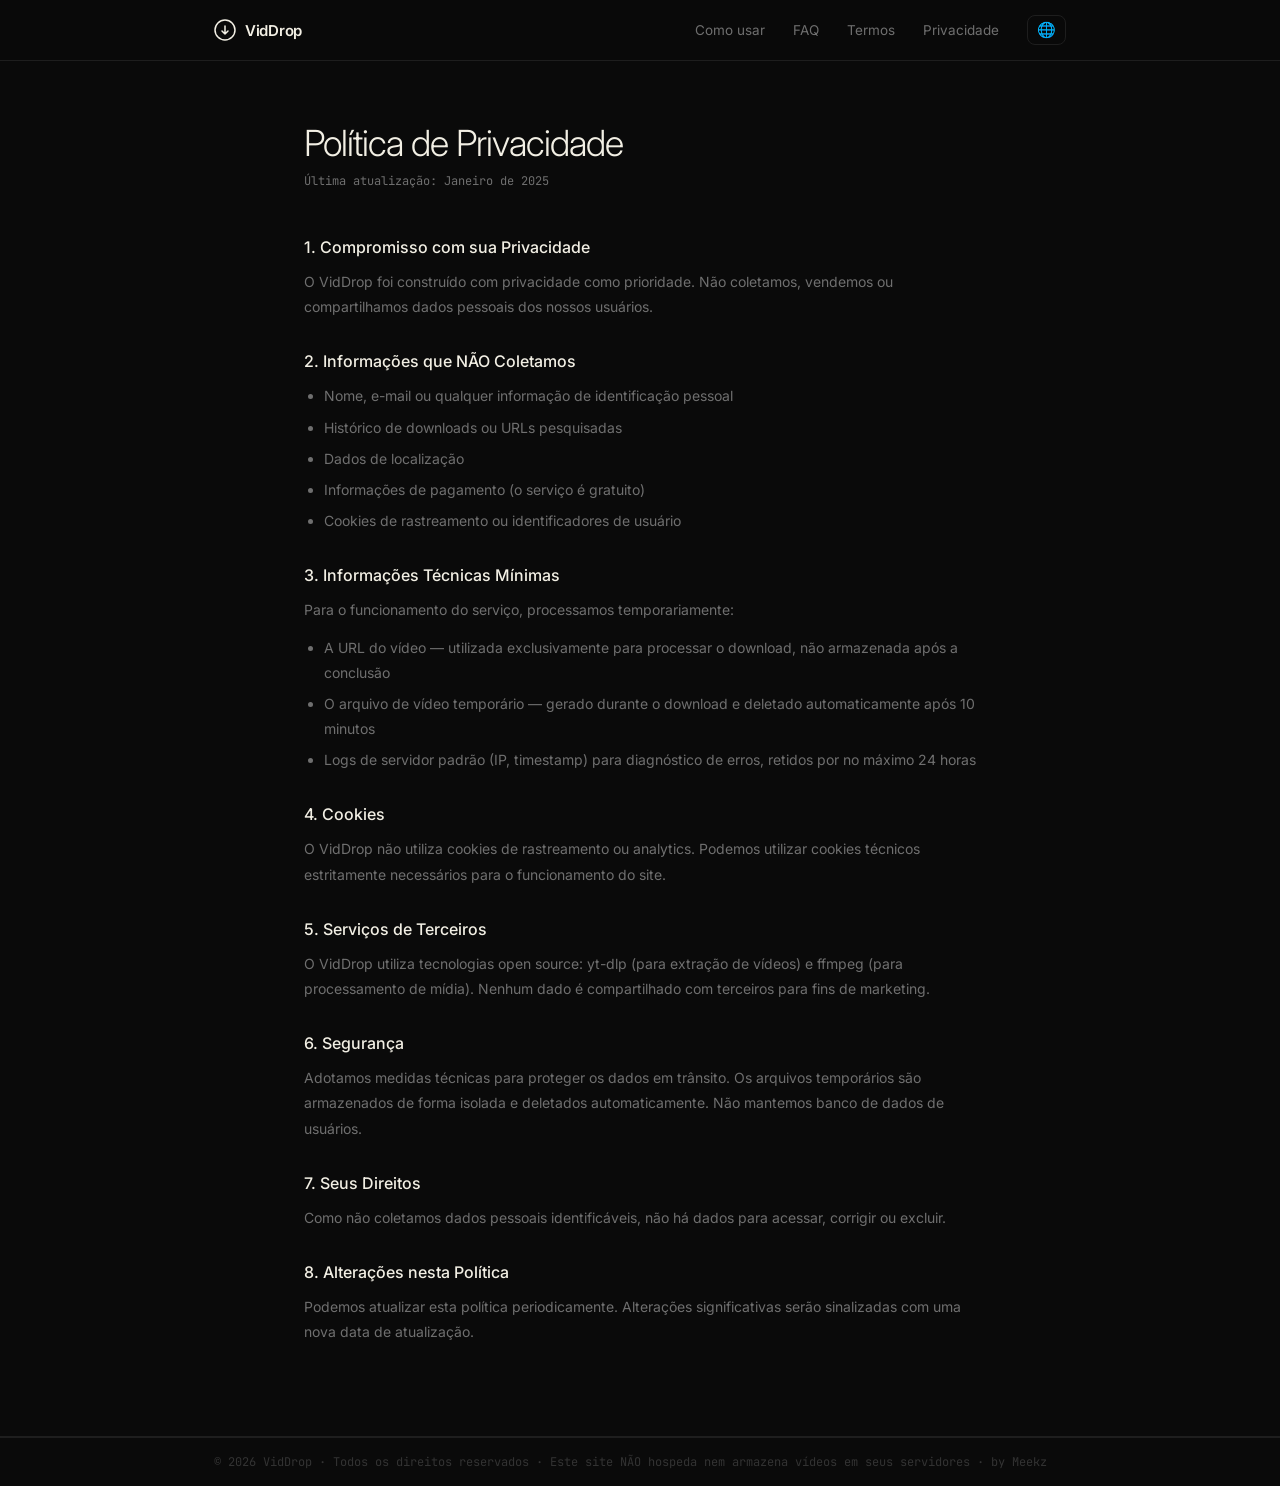
<file: public/privacidade.html>
<!DOCTYPE html>
<html lang="pt-BR">
<head>
  <meta charset="UTF-8" />
  <meta name="viewport" content="width=device-width, initial-scale=1.0" />
  <title>VidDrop — Política de Privacidade</title>
  <link rel="preconnect" href="https://fonts.googleapis.com" />
  <link href="https://fonts.googleapis.com/css2?family=Inter:wght@300;400;500;600&family=JetBrains+Mono:wght@400;500&display=swap" rel="stylesheet" />
  <link rel="stylesheet" href="style.css" />
</head>
<body>
  <header class="site-header">
    <div class="container header-inner">
      <a href="/" class="logo">
        <svg width="22" height="22" viewBox="0 0 22 22" fill="none">
          <circle cx="11" cy="11" r="10" stroke="currentColor" stroke-width="1.5"/>
          <path d="M11 7v8M8 12l3 3 3-3" stroke="currentColor" stroke-width="1.5" stroke-linecap="round" stroke-linejoin="round"/>
        </svg>
        VidDrop
      </a>
      <nav class="site-nav">
        <a href="/#como-usar" data-i18n="nav_how">Como usar</a>
        <a href="/#faq" data-i18n="nav_faq">FAQ</a>
        <a href="termos.html" data-i18n="nav_terms">Termos</a>
        <a href="privacidade.html" data-i18n="nav_privacy">Privacidade</a>
        <div class="lang-switcher">
          <button class="lang-btn" onclick="document.getElementById('langMenu').classList.toggle('open')">🌐</button>
          <div class="lang-menu" id="langMenu">
            <div class="lang-options" id="langOptions"></div>
          </div>
        </div>
      </nav>
      <button class="nav-toggle" onclick="document.getElementById('mobileMenu').classList.toggle('open')" aria-label="Menu">
        <span></span><span></span><span></span>
      </button>
    </div>
    <div class="mobile-menu" id="mobileMenu">
      <a href="/#como-usar" data-i18n="nav_how">Como usar</a>
      <a href="/#faq" data-i18n="nav_faq">FAQ</a>
      <a href="termos.html" data-i18n="nav_terms">Termos</a>
      <a href="privacidade.html" data-i18n="nav_privacy">Privacidade</a>
    </div>
  </header>

  <div class="legal-page">
    <div class="container legal-container">
      <h1 data-i18n="privacy_title">Política de Privacidade</h1>
      <p class="legal-date" data-i18n="last_updated">Última atualização: Janeiro de 2025</p>
      <div class="legal-content" id="legalContent"></div>
    </div>
  </div>

  <footer class="site-footer">
    <div class="footer-bottom">
      <div class="container">
        <p data-i18n="footer_bottom">© 2024 VidDrop</p>
      </div>
    </div>
  </footer>

  <script src="i18n.js"></script>
  <script src="legal.js"></script>
  <script>
    document.addEventListener('DOMContentLoaded', () => {
      initLegalPage('privacy');
    });
  </script>
</body>
</html>
</file>
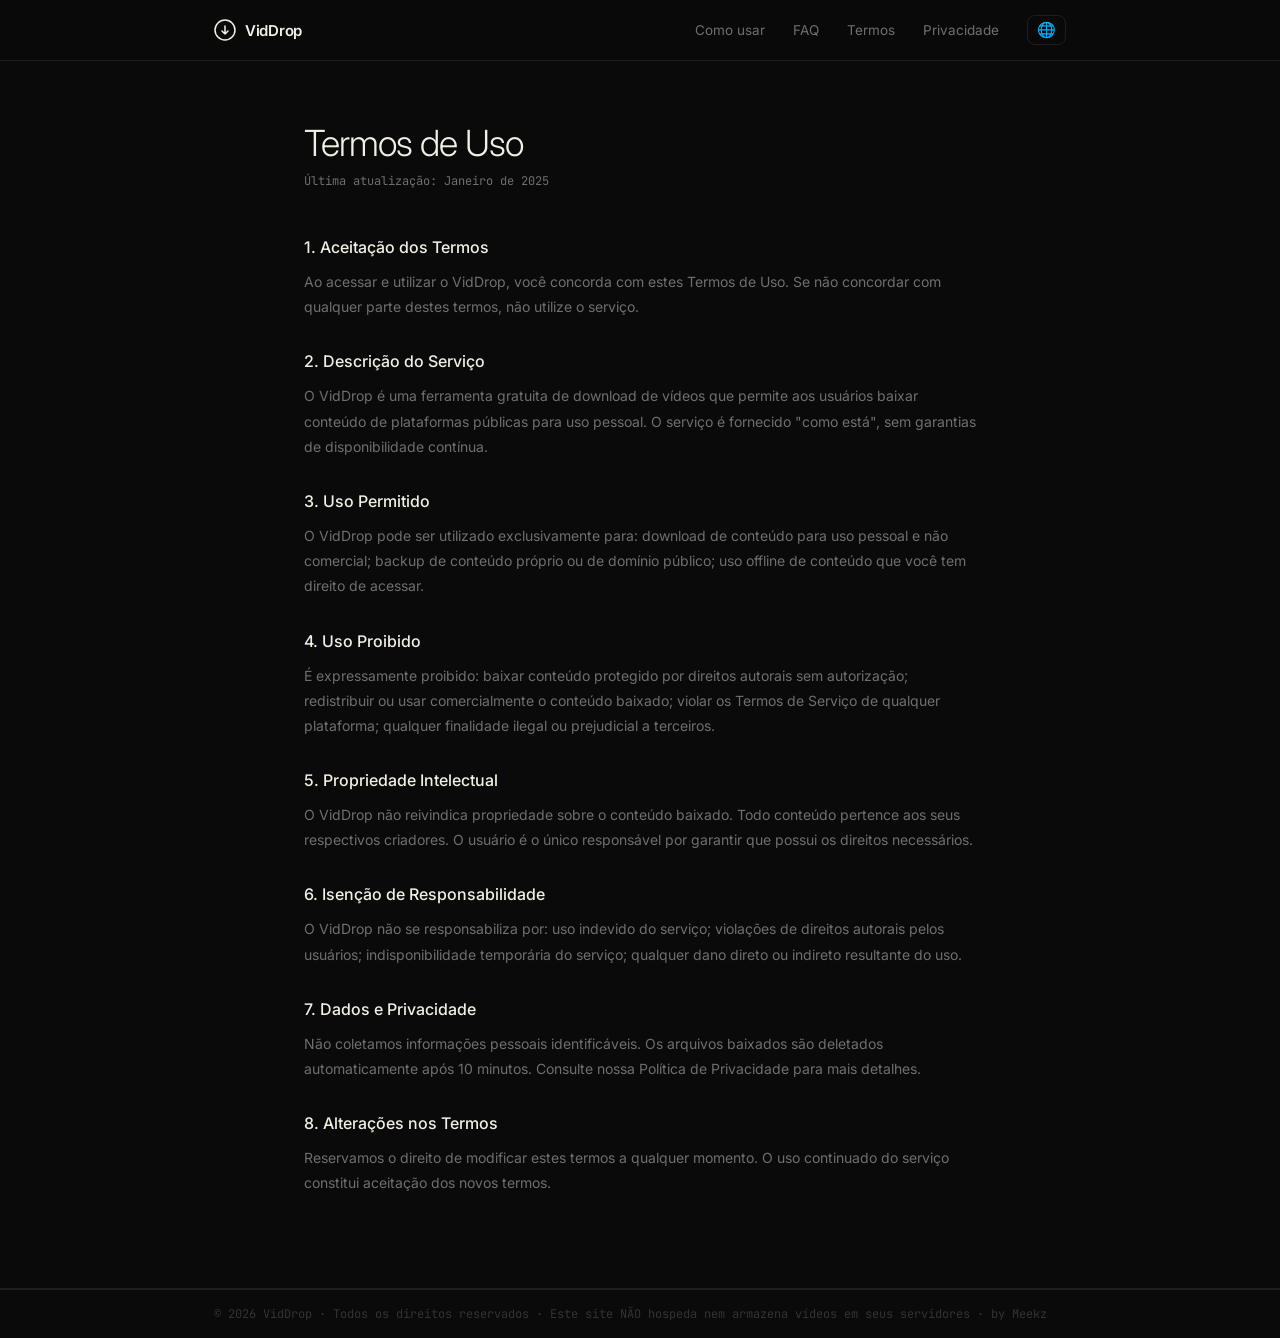
<file: public/termos.html>
<!DOCTYPE html>
<html lang="pt-BR">
<head>
  <meta charset="UTF-8" />
  <meta name="viewport" content="width=device-width, initial-scale=1.0" />
  <title>VidDrop — Termos de Uso</title>
  <link rel="preconnect" href="https://fonts.googleapis.com" />
  <link href="https://fonts.googleapis.com/css2?family=Inter:wght@300;400;500;600&family=JetBrains+Mono:wght@400;500&display=swap" rel="stylesheet" />
  <link rel="stylesheet" href="style.css" />
</head>
<body>
  <header class="site-header">
    <div class="container header-inner">
      <a href="/" class="logo">
        <svg width="22" height="22" viewBox="0 0 22 22" fill="none">
          <circle cx="11" cy="11" r="10" stroke="currentColor" stroke-width="1.5"/>
          <path d="M11 7v8M8 12l3 3 3-3" stroke="currentColor" stroke-width="1.5" stroke-linecap="round" stroke-linejoin="round"/>
        </svg>
        VidDrop
      </a>
      <nav class="site-nav">
        <a href="/#como-usar" data-i18n="nav_how">Como usar</a>
        <a href="/#faq" data-i18n="nav_faq">FAQ</a>
        <a href="termos.html" data-i18n="nav_terms">Termos</a>
        <a href="privacidade.html" data-i18n="nav_privacy">Privacidade</a>
        <div class="lang-switcher">
          <button class="lang-btn" onclick="document.getElementById('langMenu').classList.toggle('open')">🌐</button>
          <div class="lang-menu" id="langMenu">
            <div class="lang-options" id="langOptions"></div>
          </div>
        </div>
      </nav>
      <button class="nav-toggle" onclick="document.getElementById('mobileMenu').classList.toggle('open')" aria-label="Menu">
        <span></span><span></span><span></span>
      </button>
    </div>
    <div class="mobile-menu" id="mobileMenu">
      <a href="/#como-usar" data-i18n="nav_how">Como usar</a>
      <a href="/#faq" data-i18n="nav_faq">FAQ</a>
      <a href="termos.html" data-i18n="nav_terms">Termos</a>
      <a href="privacidade.html" data-i18n="nav_privacy">Privacidade</a>
    </div>
  </header>

  <div class="legal-page">
    <div class="container legal-container">
      <h1 data-i18n="terms_title">Termos de Uso</h1>
      <p class="legal-date" data-i18n="last_updated">Última atualização: Janeiro de 2025</p>
      <div class="legal-content" id="legalContent"></div>
    </div>
  </div>

  <footer class="site-footer">
    <div class="footer-bottom">
      <div class="container">
        <p data-i18n="footer_bottom">© 2024 VidDrop</p>
      </div>
    </div>
  </footer>

  <script src="i18n.js"></script>
  <script src="legal.js"></script>
  <script>
    document.addEventListener('DOMContentLoaded', () => {
      initLegalPage('terms');
    });
  </script>
</body>
</html>
</file>
<file: public/style.css>
:root {
  --bg:       #0a0a0a;
  --surface:  #111111;
  --surface2: #161616;
  --border:   #1e1e1e;
  --border2:  #2a2a2a;
  --text:     #f2efe4;
  --muted:    #6f6f6f;
  --subtle:   #333;
  --accent:   #ffffff;
  --green:    #c6ff5c;
  --red:      #f87171;
  --ff:       'Inter', sans-serif;
  --mono:     'JetBrains Mono', monospace;
}

*, *::before, *::after { box-sizing: border-box; margin: 0; padding: 0; }
html { font-size: 15px; scroll-behavior: smooth; }
body { background: var(--bg); color: var(--text); font-family: var(--ff); -webkit-font-smoothing: antialiased; }
a { color: inherit; text-decoration: none; }
img { display: block; max-width: 100%; }

.container { width: 100%; max-width: 900px; margin: 0 auto; padding: 0 24px; }

/* ── HEADER ── */
.site-header {
  position: sticky; top: 0; z-index: 100;
  background: rgba(10,10,10,0.92);
  backdrop-filter: blur(12px);
  border-bottom: 1px solid var(--border);
}
.header-inner { display: flex; align-items: center; justify-content: space-between; height: 60px; }
.logo { display: flex; align-items: center; gap: 9px; font-size: 15px; font-weight: 600; letter-spacing: -0.3px; }
.logo svg { flex-shrink: 0; }
.site-nav { display: flex; align-items: center; gap: 28px; }
.site-nav a { font-size: 13.5px; color: var(--muted); transition: color 0.15s; }
.site-nav a:hover { color: var(--text); }
.nav-toggle { display: none; flex-direction: column; gap: 5px; background: none; border: none; cursor: pointer; padding: 4px; }
.nav-toggle span { display: block; width: 20px; height: 1.5px; background: var(--muted); border-radius: 2px; }
.mobile-menu { display: none; flex-direction: column; padding: 12px 24px 16px; gap: 4px; border-top: 1px solid var(--border); }
.mobile-menu.open { display: flex; }
.mobile-menu a { padding: 10px 0; font-size: 14px; color: var(--muted); border-bottom: 1px solid var(--border); }
.mobile-menu a:last-child { border-bottom: none; }

/* ── HERO ── */
.hero {
  padding: 84px 0 60px;
  background-image: radial-gradient(rgba(255,255,255,0.05) 1px, transparent 1px);
  background-size: 22px 22px;
  background-position: -6px -6px;
}
.hero-tag {
  display: inline-flex; align-items: center; gap: 8px;
  font-family: var(--mono); font-size: 11px; color: var(--muted);
  letter-spacing: 1.5px; text-transform: uppercase; margin-bottom: 22px;
}
.hero-tag::before {
  content: ''; width: 6px; height: 6px; border-radius: 50%;
  background: var(--green);
  box-shadow: 0 0 0 0 rgba(198,255,92,0.5);
  animation: pulse-dot 2.4s ease-out infinite;
  flex-shrink: 0;
}
@keyframes pulse-dot {
  0%   { box-shadow: 0 0 0 0 rgba(198,255,92,0.45); }
  70%  { box-shadow: 0 0 0 6px rgba(198,255,92,0); }
  100% { box-shadow: 0 0 0 0 rgba(198,255,92,0); }
}
.hero h1 { font-size: clamp(32px, 5.5vw, 52px); font-weight: 300; line-height: 1.12; letter-spacing: -2px; margin-bottom: 16px; }
.hero-sub { font-size: 14px; color: var(--muted); margin-bottom: 40px; }

/* ── DOWNLOADER ── */
.downloader {
  position: relative;
  background: var(--surface); border: 1px solid var(--border); border-radius: 12px; padding: 24px;
}
.downloader::before,
.downloader::after {
  content: ''; position: absolute; width: 16px; height: 16px;
  border: 1.5px solid var(--green); opacity: 0.55; pointer-events: none;
}
.downloader::before { top: -7px; left: -7px; border-right: none; border-bottom: none; }
.downloader::after { bottom: -7px; right: -7px; border-left: none; border-top: none; }

.input-group { display: flex; gap: 8px; }
.input-wrap { position: relative; flex: 1; }
.input-icon { position: absolute; left: 13px; top: 50%; transform: translateY(-50%); color: var(--muted); pointer-events: none; }
.input-wrap input {
  width: 100%; background: var(--bg); border: 1px solid var(--border); border-radius: 8px;
  padding: 13px 36px 13px 38px; font-family: var(--mono); font-size: 12px; color: var(--text);
  outline: none; transition: border-color 0.15s;
}
.input-wrap input::placeholder { color: var(--subtle); }
.input-wrap input:focus { border-color: var(--green); }
.clear-btn { display: none; position: absolute; right: 10px; top: 50%; transform: translateY(-50%); background: none; border: none; color: var(--muted); cursor: pointer; font-size: 12px; align-items: center; justify-content: center; width: 20px; height: 20px; border-radius: 50%; transition: background 0.15s; }
.clear-btn:hover { background: var(--subtle); color: var(--text); }
#fetchBtn { background: var(--text); color: var(--bg); border: none; border-radius: 8px; padding: 13px 24px; font-family: var(--ff); font-size: 13.5px; font-weight: 600; cursor: pointer; white-space: nowrap; transition: opacity 0.15s, transform 0.1s; }
#fetchBtn:hover { opacity: 0.88; }
#fetchBtn:active { transform: scale(0.97); }
#fetchBtn:disabled { opacity: 0.3; cursor: not-allowed; }

.disclaimer { font-size: 11px; color: var(--muted); margin-top: 12px; line-height: 1.6; }

/* ── VIDEO INFO ── */
.divider { height: 1px; background: var(--border); margin: 20px 0; }
.video-info {}
.video-row { display: flex; gap: 16px; }
.thumb-wrap { position: relative; width: 160px; height: 90px; border-radius: 6px; overflow: hidden; background: var(--bg); flex-shrink: 0; }
.thumb-wrap img { width: 100%; height: 100%; object-fit: cover; }
.thumb-wrap::before,
.thumb-wrap::after {
  content: ''; position: absolute; width: 10px; height: 10px;
  border: 1.5px solid var(--green); z-index: 1;
}
.thumb-wrap::before { top: 4px; left: 4px; border-right: none; border-bottom: none; }
.thumb-wrap::after { bottom: 4px; right: 4px; border-left: none; border-top: none; }
.play-icon { position: absolute; inset: 0; display: flex; align-items: center; justify-content: center; font-size: 20px; color: white; text-shadow: 0 2px 8px rgba(0,0,0,0.6); opacity: 0.8; }
.video-meta { flex: 1; min-width: 0; display: flex; flex-direction: column; gap: 8px; }
.meta-badge { font-size: 10px; text-transform: uppercase; letter-spacing: 1.2px; color: var(--green); font-family: var(--mono); }
.video-meta h2 { font-size: 14px; font-weight: 500; line-height: 1.4; white-space: nowrap; overflow: hidden; text-overflow: ellipsis; }
.duration-chip { font-family: var(--mono); font-size: 11px; color: var(--muted); background: var(--bg); border: 1px solid var(--border); padding: 2px 8px; border-radius: 4px; width: fit-content; }
.format-label { font-size: 11px; color: var(--muted); text-transform: uppercase; letter-spacing: 1px; font-family: var(--mono); margin-bottom: 2px; }
.format-grid { display: flex; flex-wrap: wrap; gap: 6px; }
.format-tab { font-family: var(--mono); font-size: 11.5px; padding: 5px 13px; border-radius: 6px; border: 1px solid var(--border); background: transparent; color: var(--muted); cursor: pointer; transition: all 0.12s; }
.format-tab:hover { border-color: var(--border2); color: var(--text); }
.format-tab.active { background: var(--green); border-color: var(--green); color: #0a0a0a; }
.dl-btn { display: flex; align-items: center; gap: 8px; background: transparent; border: 1px solid var(--border2); border-radius: 8px; padding: 10px 18px; font-family: var(--ff); font-size: 13px; font-weight: 500; color: var(--text); cursor: pointer; transition: background 0.15s, border-color 0.15s; width: fit-content; margin-top: auto; }
.dl-btn:hover { background: var(--surface2); border-color: var(--green); }

/* ── PROGRESS ── */
.progress-head { display: flex; justify-content: space-between; align-items: center; margin-bottom: 10px; }
#progressText { font-size: 13px; color: var(--muted); }
.progress-pct { font-family: var(--mono); font-size: 12px; color: var(--green); }
.progress-track { height: 2px; background: var(--border); border-radius: 100px; overflow: hidden; }
.progress-fill { height: 100%; width: 0%; background: var(--green); border-radius: 100px; transition: width 0.35s ease; }
.progress-speed { font-family: var(--mono); font-size: 11px; color: var(--subtle); margin-top: 8px; }

/* ── ERROR ── */
.error-box { margin-top: 16px; display: flex; align-items: flex-start; gap: 9px; font-size: 13px; color: var(--red); padding: 12px 14px; background: rgba(248,113,113,0.05); border: 1px solid rgba(248,113,113,0.15); border-radius: 8px; line-height: 1.5; }
.error-box svg { flex-shrink: 0; margin-top: 2px; }

/* ── SECTIONS ── */
.section { padding: 80px 0; }
.section-alt { background: var(--surface); border-top: 1px solid var(--border); border-bottom: 1px solid var(--border); }
.section-title { font-size: clamp(22px, 4vw, 32px); font-weight: 300; letter-spacing: -1px; margin-bottom: 10px; }
.section-sub { font-size: 14px; color: var(--muted); margin-bottom: 48px; }

/* ── STEPS ── */
.steps { display: flex; align-items: center; gap: 0; }
.step { flex: 1; text-align: center; padding: 0 16px; }
.step-num { width: 44px; height: 44px; border-radius: 50%; border: 1px solid var(--border2); display: flex; align-items: center; justify-content: center; font-family: var(--mono); font-size: 16px; font-weight: 500; margin: 0 auto 16px; color: var(--text); transition: border-color 0.2s, color 0.2s; }
.step:hover .step-num { border-color: var(--green); color: var(--green); }
.step h3 { font-size: 15px; font-weight: 500; margin-bottom: 8px; }
.step p { font-size: 13px; color: var(--muted); line-height: 1.6; }
.step-arrow { font-size: 20px; color: var(--border2); flex-shrink: 0; }

/* ── FEATURES ── */
.features { display: grid; grid-template-columns: repeat(3, 1fr); gap: 1px; background: var(--border); border: 1px solid var(--border); border-radius: 12px; overflow: hidden; }
.feature-card { background: var(--surface); padding: 24px; border-top: 2px solid transparent; transition: border-color 0.2s, background 0.2s; }
.feature-card:hover { border-top-color: var(--green); background: var(--surface2); }
.feat-icon-wrap { width: 40px; height: 40px; border-radius: 9px; border: 1px solid var(--border2); display: flex; align-items: center; justify-content: center; margin-bottom: 16px; color: var(--muted); transition: color 0.2s, border-color 0.2s; }
.feature-card:hover .feat-icon-wrap { color: var(--green); border-color: var(--green); }
.feature-card h3 { font-size: 14px; font-weight: 500; margin-bottom: 8px; }
.feature-card p { font-size: 13px; color: var(--muted); line-height: 1.6; }

/* ── FAQ ── */
.faq-list { display: flex; flex-direction: column; gap: 0; border: 1px solid var(--border); border-radius: 10px; overflow: hidden; }
.faq-item { border-bottom: 1px solid var(--border); }
.faq-item:last-child { border-bottom: none; }
.faq-q { width: 100%; display: flex; justify-content: space-between; align-items: center; padding: 18px 20px; background: none; border: none; color: var(--text); font-family: var(--ff); font-size: 14px; font-weight: 500; cursor: pointer; text-align: left; transition: background 0.15s; gap: 16px; }
.faq-q:hover { background: var(--surface); }
.faq-arrow { font-size: 20px; color: var(--muted); flex-shrink: 0; transition: transform 0.2s, color 0.2s; line-height: 1; }
.faq-item.open .faq-arrow { transform: rotate(45deg); color: var(--green); }
.faq-a { display: none; padding: 0 20px 18px; }
.faq-item.open .faq-a { display: block; }
.faq-a p { font-size: 13.5px; color: var(--muted); line-height: 1.7; }

/* ── FOOTER ── */
.site-footer { border-top: 1px solid var(--border); }
.footer-inner { display: flex; gap: 60px; padding: 48px 0 40px; }
.footer-brand { flex: 1; }
.footer-brand .logo { margin-bottom: 14px; }
.footer-brand p { font-size: 13px; color: var(--muted); line-height: 1.7; margin-top: 10px; }
.footer-links { display: flex; gap: 48px; }
.footer-col { display: flex; flex-direction: column; gap: 10px; }
.footer-col-title { font-size: 11px; text-transform: uppercase; letter-spacing: 1.2px; color: var(--muted); font-family: var(--mono); margin-bottom: 4px; }
.footer-col a { font-size: 13px; color: var(--muted); transition: color 0.15s; }
.footer-col a:hover { color: var(--text); }
.footer-bottom { border-top: 1px solid var(--border); padding: 16px 0; }
.footer-bottom-inner { display: flex; align-items: center; justify-content: space-between; flex-wrap: wrap; gap: 6px; }
.footer-bottom p { font-size: 12px; color: var(--subtle); font-family: var(--mono); }
.footer-bottom a { color: var(--muted); }
.footer-bottom a:hover { color: var(--text); }
.footer-credit { font-size: 12px; font-family: var(--mono); color: var(--subtle); }
.footer-credit span { color: var(--green); }

/* ── LEGAL PAGES ── */
.legal-page { padding: 60px 0 80px; }
.legal-container { max-width: 720px; }
.legal-page h1 { font-size: clamp(24px, 4vw, 36px); font-weight: 300; letter-spacing: -1px; margin-bottom: 8px; }
.legal-date { font-family: var(--mono); font-size: 12px; color: var(--muted); margin-bottom: 48px; }
.legal-content h2 { font-size: 16px; font-weight: 500; margin: 32px 0 12px; color: var(--text); }
.legal-content p { font-size: 14px; color: var(--muted); line-height: 1.8; margin-bottom: 12px; }
.legal-content ul { padding-left: 20px; margin-bottom: 12px; }
.legal-content li { font-size: 14px; color: var(--muted); line-height: 1.8; margin-bottom: 6px; }
.legal-content a { color: var(--text); border-bottom: 1px solid var(--border2); }
.legal-content a:hover { border-bottom-color: var(--text); }

/* ── UTILS ── */
.hidden { display: none !important; }

/* ── RESPONSIVE ── */
@media (max-width: 700px) {
  .site-nav { display: none; }
  .nav-toggle { display: flex; }
  .hero { padding: 50px 0 40px; }
  .hero h1 { letter-spacing: -1.5px; }
  .video-row { flex-direction: column; }
  .thumb-wrap { width: 100%; height: 180px; }
  .features { grid-template-columns: 1fr; }
  .steps { flex-direction: column; gap: 24px; }
  .step-arrow { transform: rotate(90deg); }
  .footer-inner { flex-direction: column; gap: 32px; }
  .footer-links { gap: 32px; }
  .footer-bottom-inner { flex-direction: column; align-items: flex-start; gap: 4px; }
  .input-group { flex-direction: column; }
  #fetchBtn { width: 100%; }
}

/* ── LANG SWITCHER ── */
.lang-switcher { position: relative; }
.lang-btn { background: none; border: 1px solid var(--border); border-radius: 8px; padding: 5px 9px; font-size: 15px; cursor: pointer; color: var(--text); transition: border-color 0.15s; }
.lang-btn:hover { border-color: var(--green); }
.lang-menu { display: none; position: absolute; top: calc(100% + 8px); right: 0; background: var(--surface); border: 1px solid var(--border2); border-radius: 10px; padding: 8px; width: 280px; z-index: 200; box-shadow: 0 8px 32px rgba(0,0,0,0.4); }
.lang-menu.open { display: block; }
.lang-options { display: grid; grid-template-columns: 1fr 1fr; gap: 2px; max-height: 320px; overflow-y: auto; }
.lang-option { background: none; border: none; padding: 7px 10px; font-size: 12.5px; color: var(--muted); cursor: pointer; border-radius: 6px; text-align: left; transition: background 0.12s, color 0.12s; display: flex; align-items: center; gap: 7px; font-family: var(--ff); }
.lang-option:hover { background: var(--surface2); color: var(--text); }
.lang-option.active { color: var(--green); background: var(--subtle); }
.lang-flag { font-size: 11px; font-family: var(--mono); color: var(--muted); min-width: 20px; }
.mobile-lang { padding: 12px 0 4px; border-top: 1px solid var(--border); margin-top: 4px; }
.lang-options-mobile { display: flex; flex-wrap: wrap; gap: 6px; }
.lang-option-mobile { background: none; border: 1px solid var(--border); border-radius: 6px; padding: 5px 10px; font-size: 12px; color: var(--muted); cursor: pointer; font-family: var(--ff); }
.lang-option-mobile.active { border-color: var(--green); color: var(--green); }
</file>
